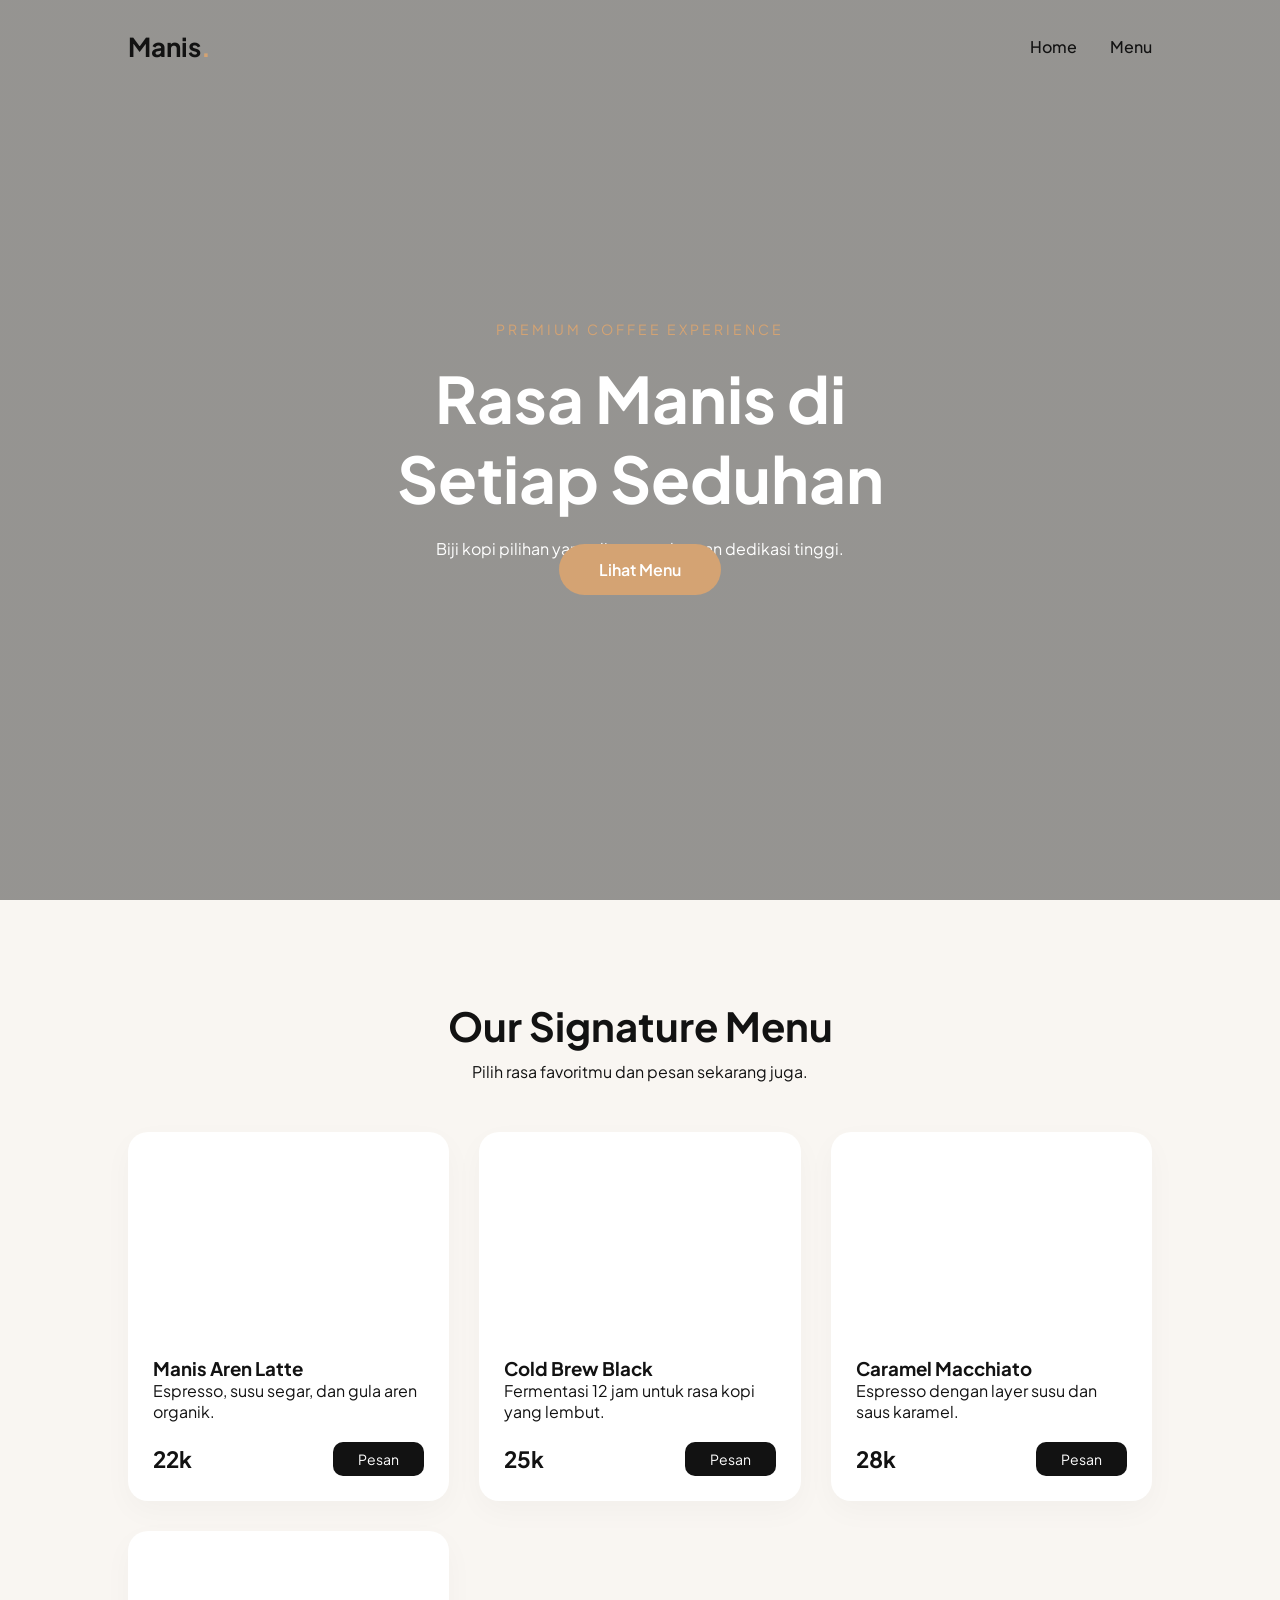
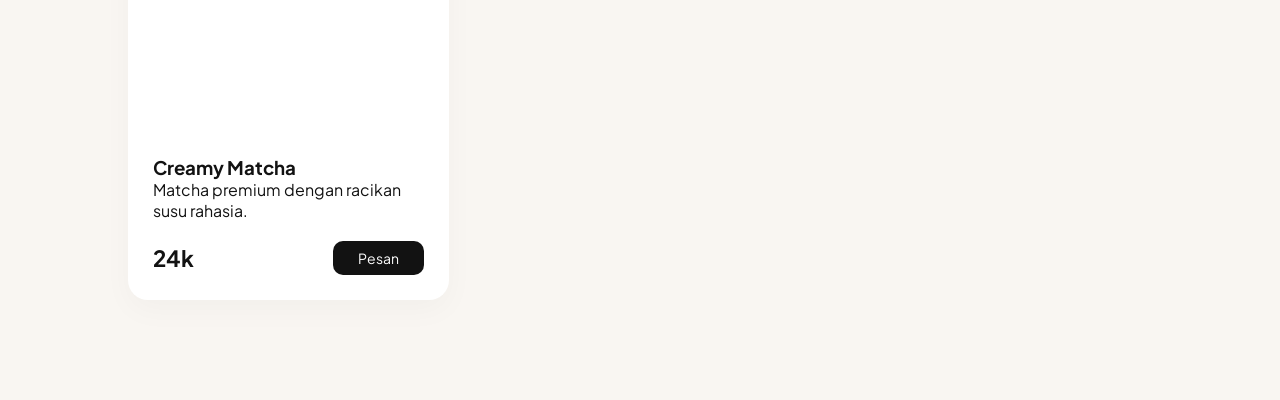
<file: index.html>
<!DOCTYPE html>
<html lang="id">
<head>
    <meta charset="UTF-8">
    <meta name="viewport" content="width=device-width, initial-scale=1.0">
    <title>Coffee Shop Manis | Home</title>
    <link rel="stylesheet" href="style.css">
    <link href="https://fonts.googleapis.com/css2?family=Plus+Jakarta+Sans:wght@300;400;700&display=swap" rel="stylesheet">
</head>
<body>

    <nav id="navbar">
        <div class="logo">Manis<span>.</span></div>
        <div class="menu-links">
            <a href="#home">Home</a>
            <a href="#menu">Menu</a>
        </div>
    </nav>

    <header id="home" class="hero">
        <div class="hero-content">
            <div class="tagline">Premium Coffee Experience</div>
            <h1>Rasa Manis di <br> Setiap Seduhan</h1>
            <p>Biji kopi pilihan yang diproses dengan dedikasi tinggi.</p>
            <a href="#menu" class="btn-primary">Lihat Menu</a>
        </div>
    </header>

    <section id="menu" class="menu-section">
        <div class="section-header">
            <h2>Our Signature Menu</h2>
            <p>Pilih rasa favoritmu dan pesan sekarang juga.</p>
        </div>

        <div class="menu-grid">
            <!-- Menu 1 -->
            <div class="card">
                <div class="card-img" style="background-image: url('https://images.unsplash.com/photo-1541167760496-1628856ab772?q=80&w=400');"></div>
                <div class="card-body">
                    <h3>Manis Aren Latte</h3>
                    <p>Espresso, susu segar, dan gula aren organik.</p>
                    <div class="card-footer">
                        <span class="price">22k</span>
                        <a href="form_simpan.html?produk=Manis%20Aren%20Latte" class="btn-order">Pesan</a>
                    </div>
                </div>
            </div>

            <!-- Menu 2 -->
            <div class="card">
                <div class="card-img" style="background-image: url('https://images.unsplash.com/photo-1497935586351-b67a49e012bf?q=80&w=400');"></div>
                <div class="card-body">
                    <h3>Cold Brew Black</h3>
                    <p>Fermentasi 12 jam untuk rasa kopi yang lembut.</p>
                    <div class="card-footer">
                        <span class="price">25k</span>
                        <a href="form_simpan.html?produk=Cold%20Brew%20Black" class="btn-order">Pesan</a>
                    </div>
                </div>
            </div>

            <!-- Menu 3 -->
            <div class="card">
                <div class="card-img" style="background-image: url('https://images.unsplash.com/photo-1572442388796-11668a67e53d?q=80&w=400');"></div>
                <div class="card-body">
                    <h3>Caramel Macchiato</h3>
                    <p>Espresso dengan layer susu dan saus karamel.</p>
                    <div class="card-footer">
                        <span class="price">28k</span>
                        <a href="form_simpan.html?produk=Caramel%20Macchiato" class="btn-order">Pesan</a>
                    </div>
                </div>
            </div>

            <!-- Menu 4 -->
            <div class="card">
                <div class="card-img" style="background-image: url('https://images.unsplash.com/photo-1551046710-449320668470?q=80&w=400');"></div>
                <div class="card-body">
                    <h3>Creamy Matcha</h3>
                    <p>Matcha premium dengan racikan susu rahasia.</p>
                    <div class="card-footer">
                        <span class="price">24k</span>
                        <a href="form_simpan.html?produk=Creamy%20Matcha" class="btn-order">Pesan</a>
                    </div>
                </div>
            </div>
        </div>
    </section>

    <script src="script.js"></script>
</body>
</html>
</file>
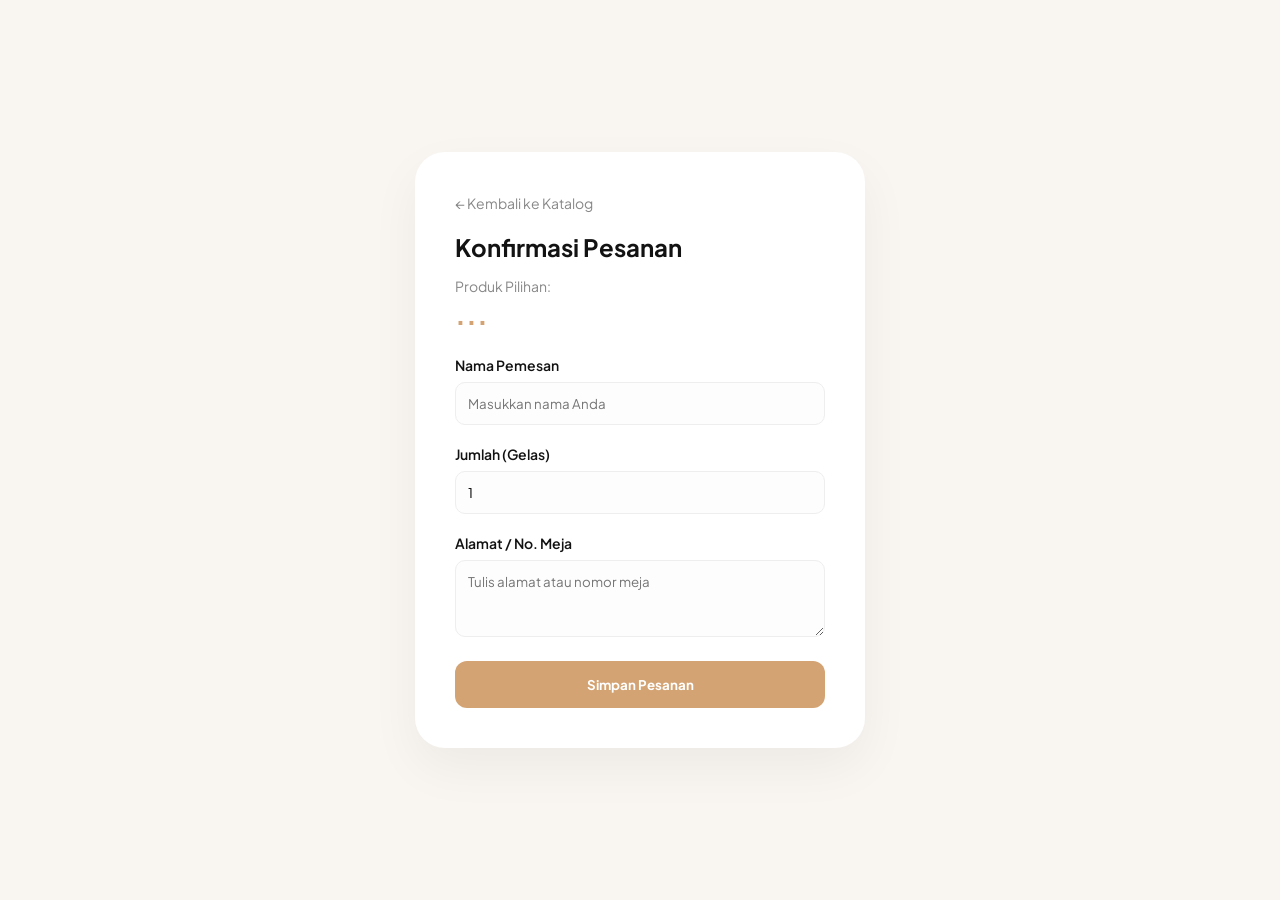
<file: form_simpan.html>
<!DOCTYPE html>
<html lang="id">
<head>
    <meta charset="UTF-8">
    <meta name="viewport" content="width=device-width, initial-scale=1.0">
    <title>Detail Pesanan | Coffee Shop Manis</title>
    <link rel="stylesheet" href="style.css">
    <link href="https://fonts.googleapis.com/css2?family=Plus+Jakarta+Sans:wght@300;400;700&display=swap" rel="stylesheet">
</head>
<body class="form-body">

    <div class="form-card">
        <a href="index.html" class="back-link">← Kembali ke Katalog</a>
        <h2>Konfirmasi Pesanan</h2>
        <p class="order-label">Produk Pilihan:</p>
        <h3 id="namaProduk" class="product-highlight">...</h3>
        
        <form id="orderFormMain">
            <div class="input-group">
                <label>Nama Pemesan</label>
                <input type="text" id="inputNama" placeholder="Masukkan nama Anda" required>
            </div>
            <div class="input-group">
                <label>Jumlah (Gelas)</label>
                <input type="number" id="inputJumlah" value="1" min="1">
            </div>
            <div class="input-group">
                <label>Alamat / No. Meja</label>
                <textarea id="inputAlamat" rows="3" placeholder="Tulis alamat atau nomor meja" required></textarea>
            </div>
            <button type="submit" class="btn-submit">Simpan Pesanan</button>
        </form>
    </div>

    <script src="script.js"></script>
</body>
</html>
</file>
<file: style.css>
:root {
    --primary: #d4a373;
    --dark: #121212;
    --white: #ffffff;
    --light: #f9f6f2;
}

* { margin: 0; padding: 0; box-sizing: border-box; font-family: 'Plus Jakarta Sans', sans-serif; }

body { background-color: var(--light); color: var(--dark); scroll-behavior: smooth; }

/* Navbar */
nav {
    display: flex; justify-content: space-between; align-items: center;
    padding: 30px 10%; position: fixed; width: 100%; z-index: 1000; transition: 0.4s;
}

.nav-scrolled { background: rgba(255, 255, 255, 0.9); backdrop-filter: blur(10px); padding: 15px 10%; box-shadow: 0 4px 30px rgba(0,0,0,0.05); }

.logo { font-size: 26px; font-weight: 700; color: var(--dark); }
.logo span { color: var(--primary); }
.menu-links a { text-decoration: none; color: var(--dark); font-weight: 500; margin-left: 30px; }

/* Hero */
.hero {
    height: 100vh; background: linear-gradient(rgba(0,0,0,0.4), rgba(0,0,0,0.4)), url('https://images.unsplash.com/photo-1495474472287-4d71bcdd2085?auto=format&fit=crop&w=1500&q=80') center/cover;
    display: flex; align-items: center; justify-content: center; text-align: center; color: white;
}

.tagline { text-transform: uppercase; letter-spacing: 3px; font-size: 14px; margin-bottom: 20px; color: var(--primary); }
.hero h1 { font-size: 4rem; margin-bottom: 20px; }
.btn-primary { background: var(--primary); color: white; text-decoration: none; padding: 15px 40px; border-radius: 50px; font-weight: 600; transition: 0.3s; }

/* Menu Section */
.menu-section { padding: 100px 10%; }
.section-header { text-align: center; margin-bottom: 50px; }
.section-header h2 { font-size: 2.5rem; margin-bottom: 10px; }

.menu-grid { display: grid; grid-template-columns: repeat(auto-fit, minmax(280px, 1fr)); gap: 30px; }

.card { background: white; border-radius: 20px; overflow: hidden; box-shadow: 0 10px 30px rgba(0,0,0,0.03); transition: 0.3s; }
.card:hover { transform: translateY(-10px); }
.card-img { height: 200px; background-size: cover; background-position: center; }
.card-body { padding: 25px; }
.card-footer { display: flex; justify-content: space-between; align-items: center; margin-top: 20px; }
.price { font-size: 1.4rem; font-weight: 700; }
.btn-order { background: var(--dark); color: white; text-decoration: none; padding: 8px 25px; border-radius: 10px; font-size: 14px; transition: 0.3s; }
.btn-order:hover { background: var(--primary); }

/* Form Page Styling */
.form-body { display: flex; align-items: center; justify-content: center; min-height: 100vh; }
.form-card { background: white; padding: 40px; border-radius: 30px; width: 90%; max-width: 450px; box-shadow: 0 20px 50px rgba(0,0,0,0.05); }
.back-link { font-size: 14px; color: #888; text-decoration: none; margin-bottom: 20px; display: inline-block; }
.order-label { margin-top: 15px; font-size: 14px; color: #888; }
.product-highlight { color: var(--primary); margin-bottom: 25px; font-size: 1.8rem; }

.input-group { margin-bottom: 20px; }
.input-group label { display: block; margin-bottom: 8px; font-weight: 600; font-size: 14px; }
.input-group input, .input-group textarea { width: 100%; padding: 12px; border: 1px solid #eee; background: #fdfdfd; border-radius: 10px; outline: none; transition: 0.3s; }
.input-group input:focus { border-color: var(--primary); }
.btn-submit { width: 100%; background: var(--primary); color: white; border: none; padding: 15px; border-radius: 12px; font-weight: 700; cursor: pointer; transition: 0.3s; }
.btn-submit:hover { background: #bc8a5f; }
</file>
